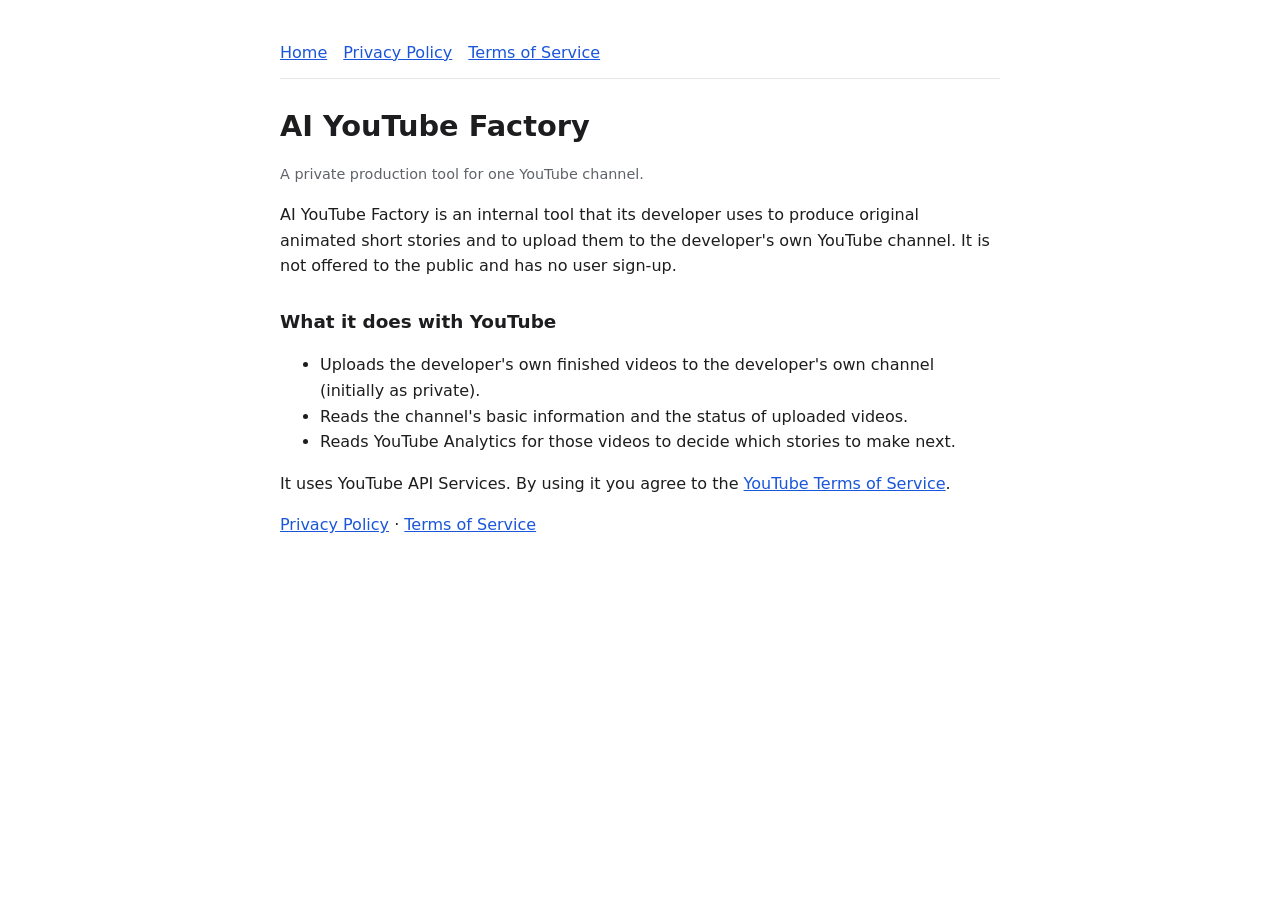
<file: index.html>
<!doctype html><html lang="en"><head><meta charset="utf-8"><meta name="viewport" content="width=device-width,initial-scale=1">
<title>AI YouTube Factory</title><link rel="stylesheet" href="/style.css"></head><body><main>
<nav><a href="/">Home</a><a href="/privacy.html">Privacy Policy</a><a href="/terms.html">Terms of Service</a></nav>
<h1>AI YouTube Factory</h1>
<p class="muted">A private production tool for one YouTube channel.</p>
<p>AI YouTube Factory is an internal tool that its developer uses to produce original animated short stories
and to upload them to the developer's own YouTube channel. It is not offered to the public and has no user
sign-up.</p>
<h2>What it does with YouTube</h2>
<ul>
<li>Uploads the developer's own finished videos to the developer's own channel (initially as private).</li>
<li>Reads the channel's basic information and the status of uploaded videos.</li>
<li>Reads YouTube Analytics for those videos to decide which stories to make next.</li>
</ul>
<p>It uses YouTube API Services. By using it you agree to the
<a href="https://www.youtube.com/t/terms">YouTube Terms of Service</a>.</p>
<p><a href="/privacy.html">Privacy Policy</a> · <a href="/terms.html">Terms of Service</a></p>
</main></body></html>
</file>
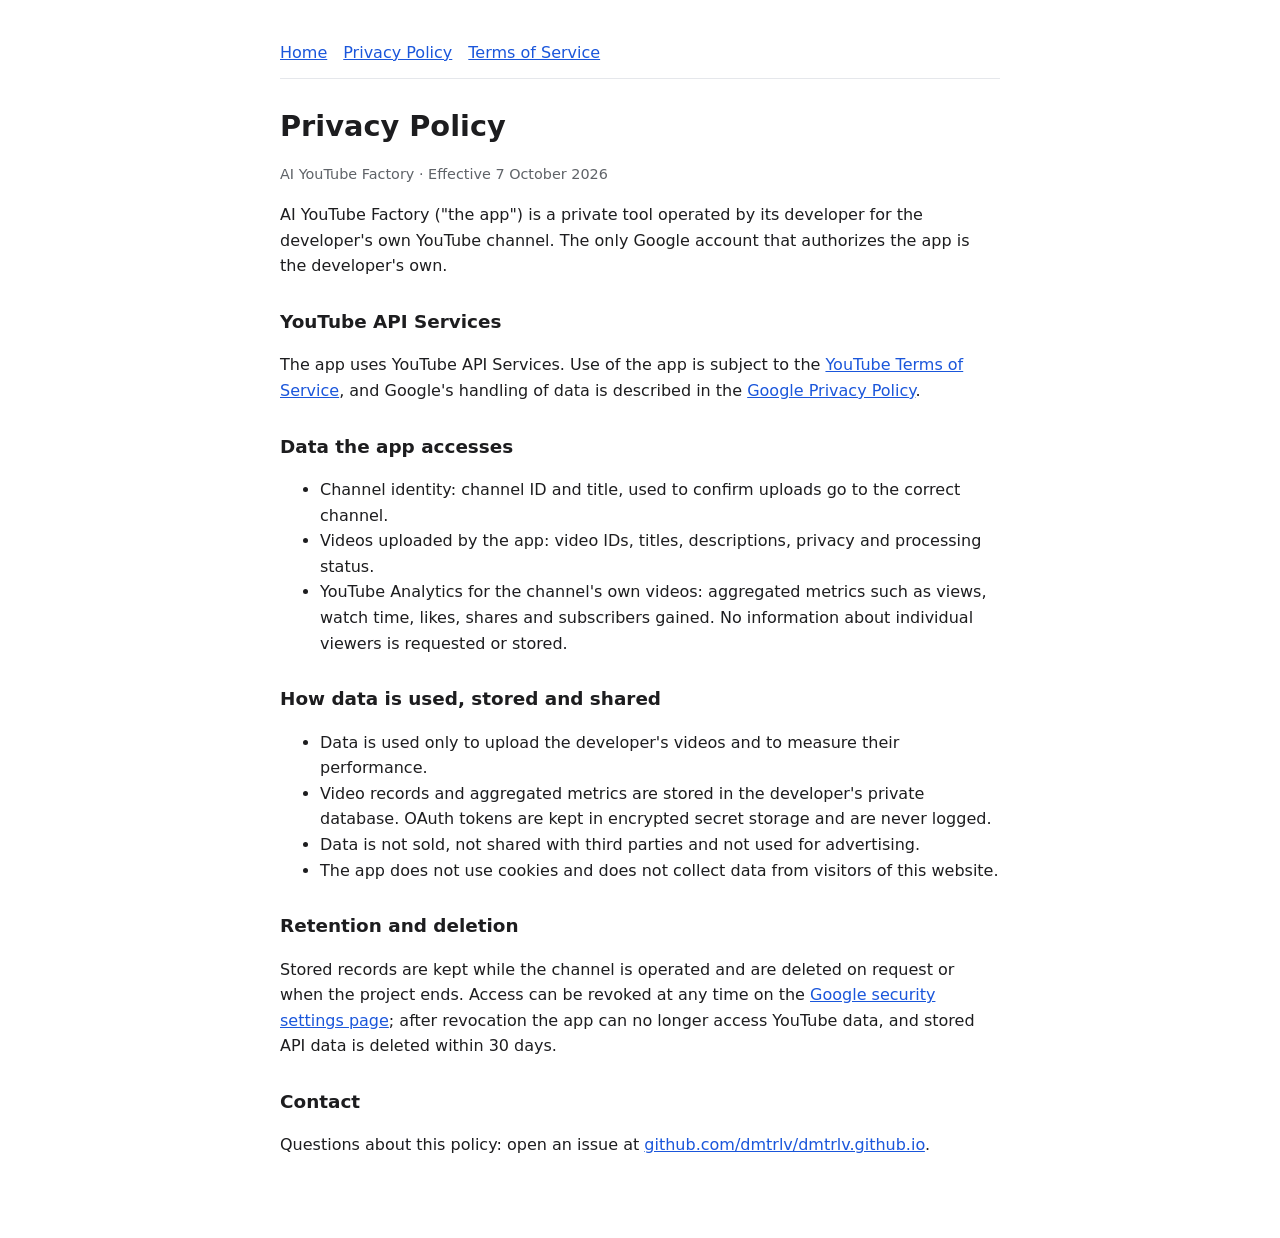
<file: privacy.html>
<!doctype html><html lang="en"><head><meta charset="utf-8"><meta name="viewport" content="width=device-width,initial-scale=1">
<title>Privacy Policy</title><link rel="stylesheet" href="/style.css"></head><body><main>
<nav><a href="/">Home</a><a href="/privacy.html">Privacy Policy</a><a href="/terms.html">Terms of Service</a></nav>
<h1>Privacy Policy</h1>
<p class="muted">AI YouTube Factory · Effective 7 October 2026</p>
<p>AI YouTube Factory ("the app") is a private tool operated by its developer for the developer's own YouTube
channel. The only Google account that authorizes the app is the developer's own.</p>
<h2>YouTube API Services</h2>
<p>The app uses YouTube API Services. Use of the app is subject to the
<a href="https://www.youtube.com/t/terms">YouTube Terms of Service</a>, and Google's handling of data is
described in the <a href="https://policies.google.com/privacy">Google Privacy Policy</a>.</p>
<h2>Data the app accesses</h2>
<ul>
<li>Channel identity: channel ID and title, used to confirm uploads go to the correct channel.</li>
<li>Videos uploaded by the app: video IDs, titles, descriptions, privacy and processing status.</li>
<li>YouTube Analytics for the channel's own videos: aggregated metrics such as views, watch time,
likes, shares and subscribers gained. No information about individual viewers is requested or stored.</li>
</ul>
<h2>How data is used, stored and shared</h2>
<ul>
<li>Data is used only to upload the developer's videos and to measure their performance.</li>
<li>Video records and aggregated metrics are stored in the developer's private database. OAuth tokens are
kept in encrypted secret storage and are never logged.</li>
<li>Data is not sold, not shared with third parties and not used for advertising.</li>
<li>The app does not use cookies and does not collect data from visitors of this website.</li>
</ul>
<h2>Retention and deletion</h2>
<p>Stored records are kept while the channel is operated and are deleted on request or when the project ends.
Access can be revoked at any time on the
<a href="https://security.google.com/settings/security/permissions">Google security settings page</a>;
after revocation the app can no longer access YouTube data, and stored API data is deleted within 30 days.</p>
<h2>Contact</h2>
<p>Questions about this policy: open an issue at
<a href="https://github.com/dmtrlv/dmtrlv.github.io/issues">github.com/dmtrlv/dmtrlv.github.io</a>.</p>
</main></body></html>
</file>
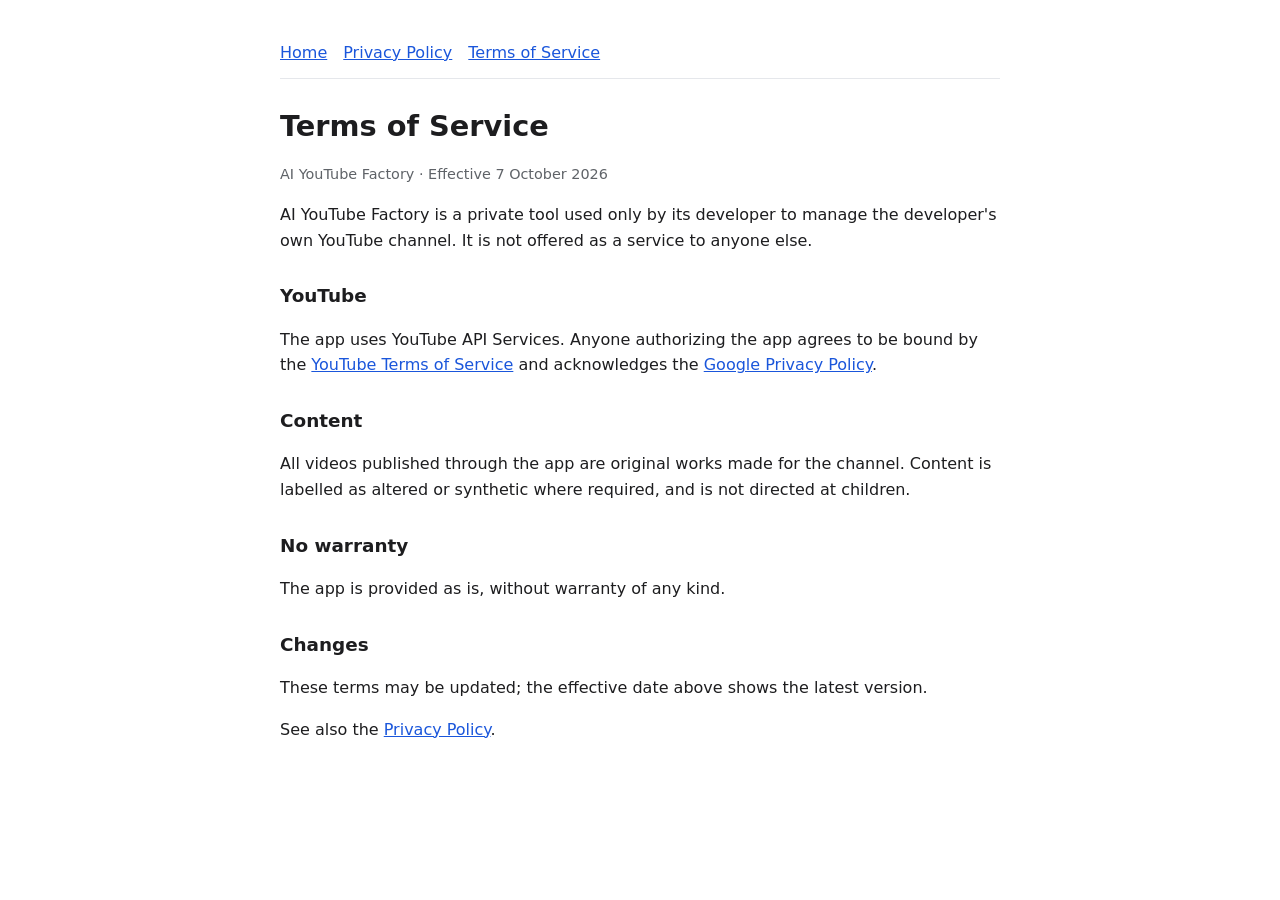
<file: terms.html>
<!doctype html><html lang="en"><head><meta charset="utf-8"><meta name="viewport" content="width=device-width,initial-scale=1">
<title>Terms of Service</title><link rel="stylesheet" href="/style.css"></head><body><main>
<nav><a href="/">Home</a><a href="/privacy.html">Privacy Policy</a><a href="/terms.html">Terms of Service</a></nav>
<h1>Terms of Service</h1>
<p class="muted">AI YouTube Factory · Effective 7 October 2026</p>
<p>AI YouTube Factory is a private tool used only by its developer to manage the developer's own YouTube
channel. It is not offered as a service to anyone else.</p>
<h2>YouTube</h2>
<p>The app uses YouTube API Services. Anyone authorizing the app agrees to be bound by the
<a href="https://www.youtube.com/t/terms">YouTube Terms of Service</a> and acknowledges the
<a href="https://policies.google.com/privacy">Google Privacy Policy</a>.</p>
<h2>Content</h2>
<p>All videos published through the app are original works made for the channel. Content is labelled as
altered or synthetic where required, and is not directed at children.</p>
<h2>No warranty</h2>
<p>The app is provided as is, without warranty of any kind.</p>
<h2>Changes</h2>
<p>These terms may be updated; the effective date above shows the latest version.</p>
<p>See also the <a href="/privacy.html">Privacy Policy</a>.</p>
</main></body></html>
</file>
<file: style.css>
:root{--bg:#fff;--fg:#1d1d1f;--muted:#5f6368;--link:#1a56db;--rule:#e5e7eb}
@media (prefers-color-scheme:dark){:root{--bg:#121212;--fg:#ececec;--muted:#a0a4aa;--link:#8ab4f8;--rule:#2c2c2c}}
body{margin:0;background:var(--bg);color:var(--fg);font:16px/1.6 system-ui,-apple-system,Segoe UI,Roboto,sans-serif}
main{max-width:720px;margin:0 auto;padding:40px 16px 64px}
h1{font-size:1.8rem;margin:0 0 4px}h2{font-size:1.15rem;margin:28px 0 6px}
p,li{color:var(--fg)}.muted{color:var(--muted);font-size:.9rem}a{color:var(--link)}
nav{border-bottom:1px solid var(--rule);padding-bottom:12px;margin-bottom:24px}nav a{margin-right:16px}
</file>
